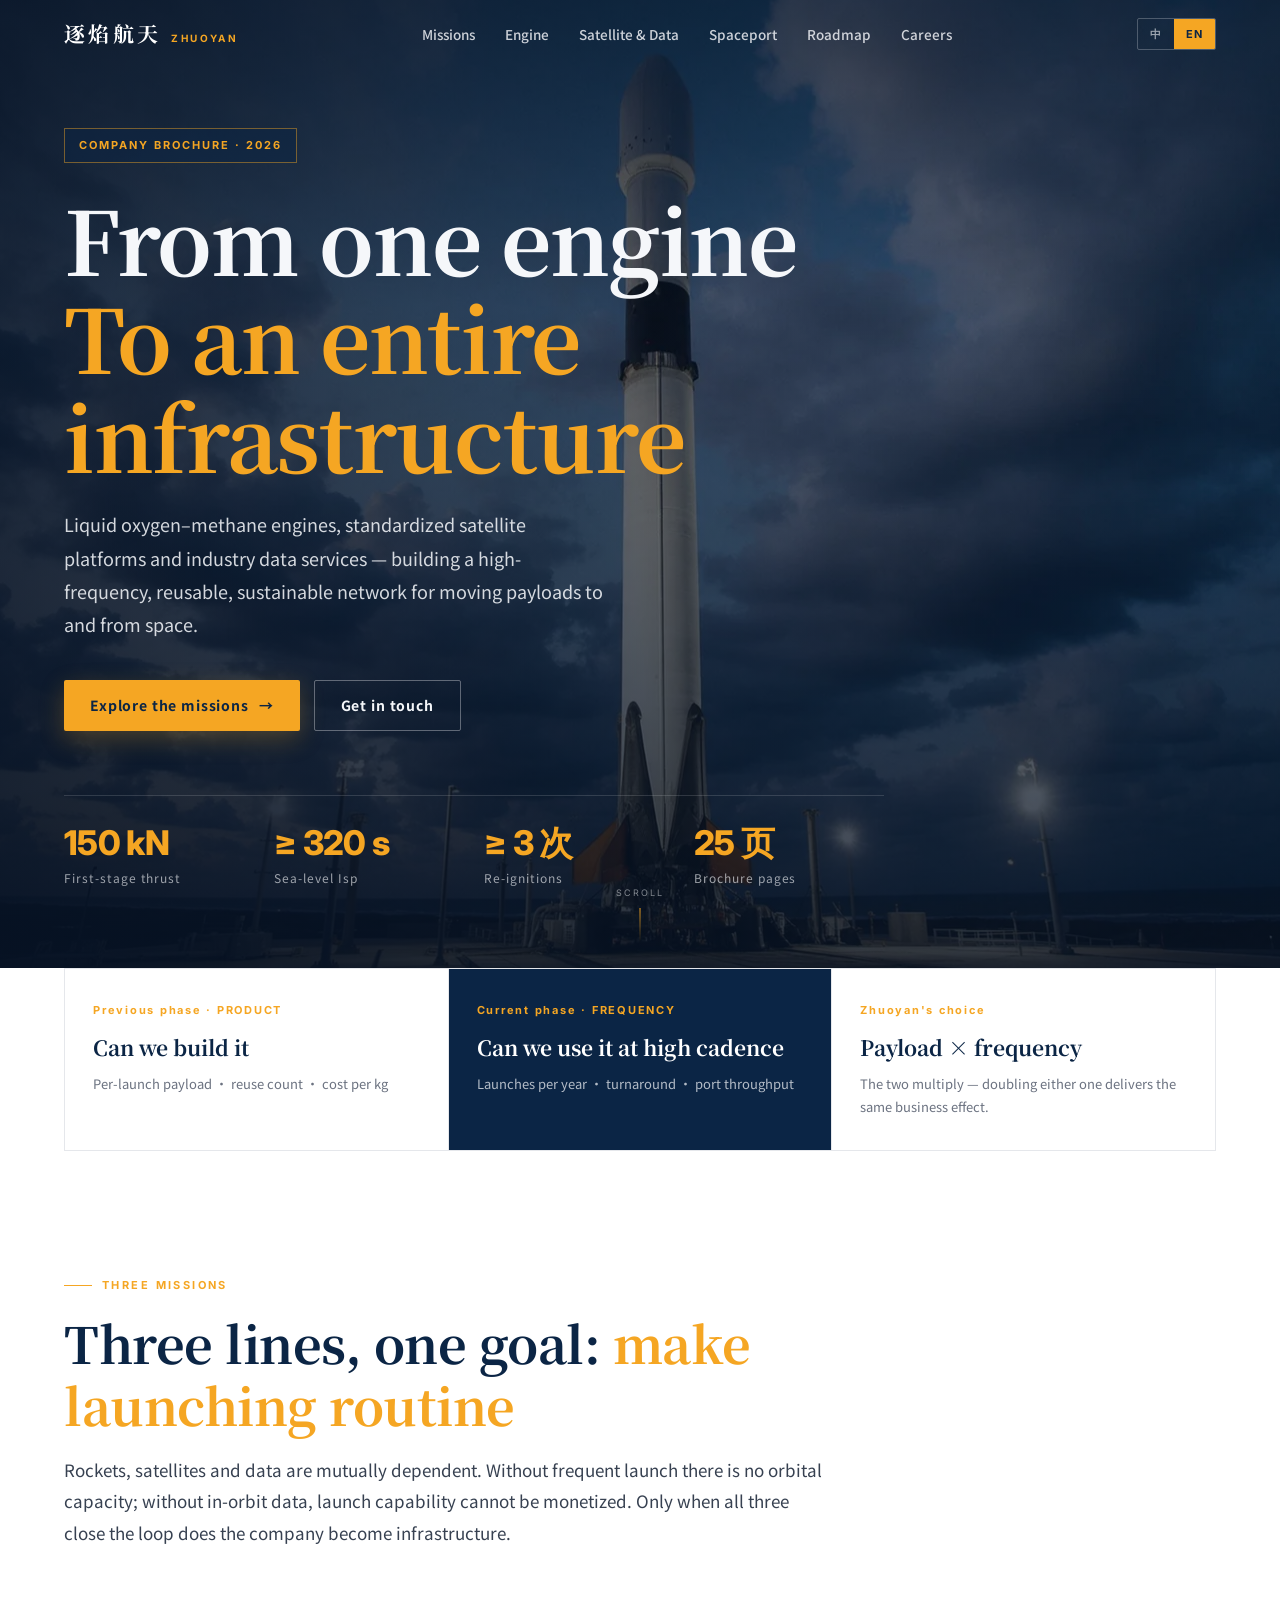
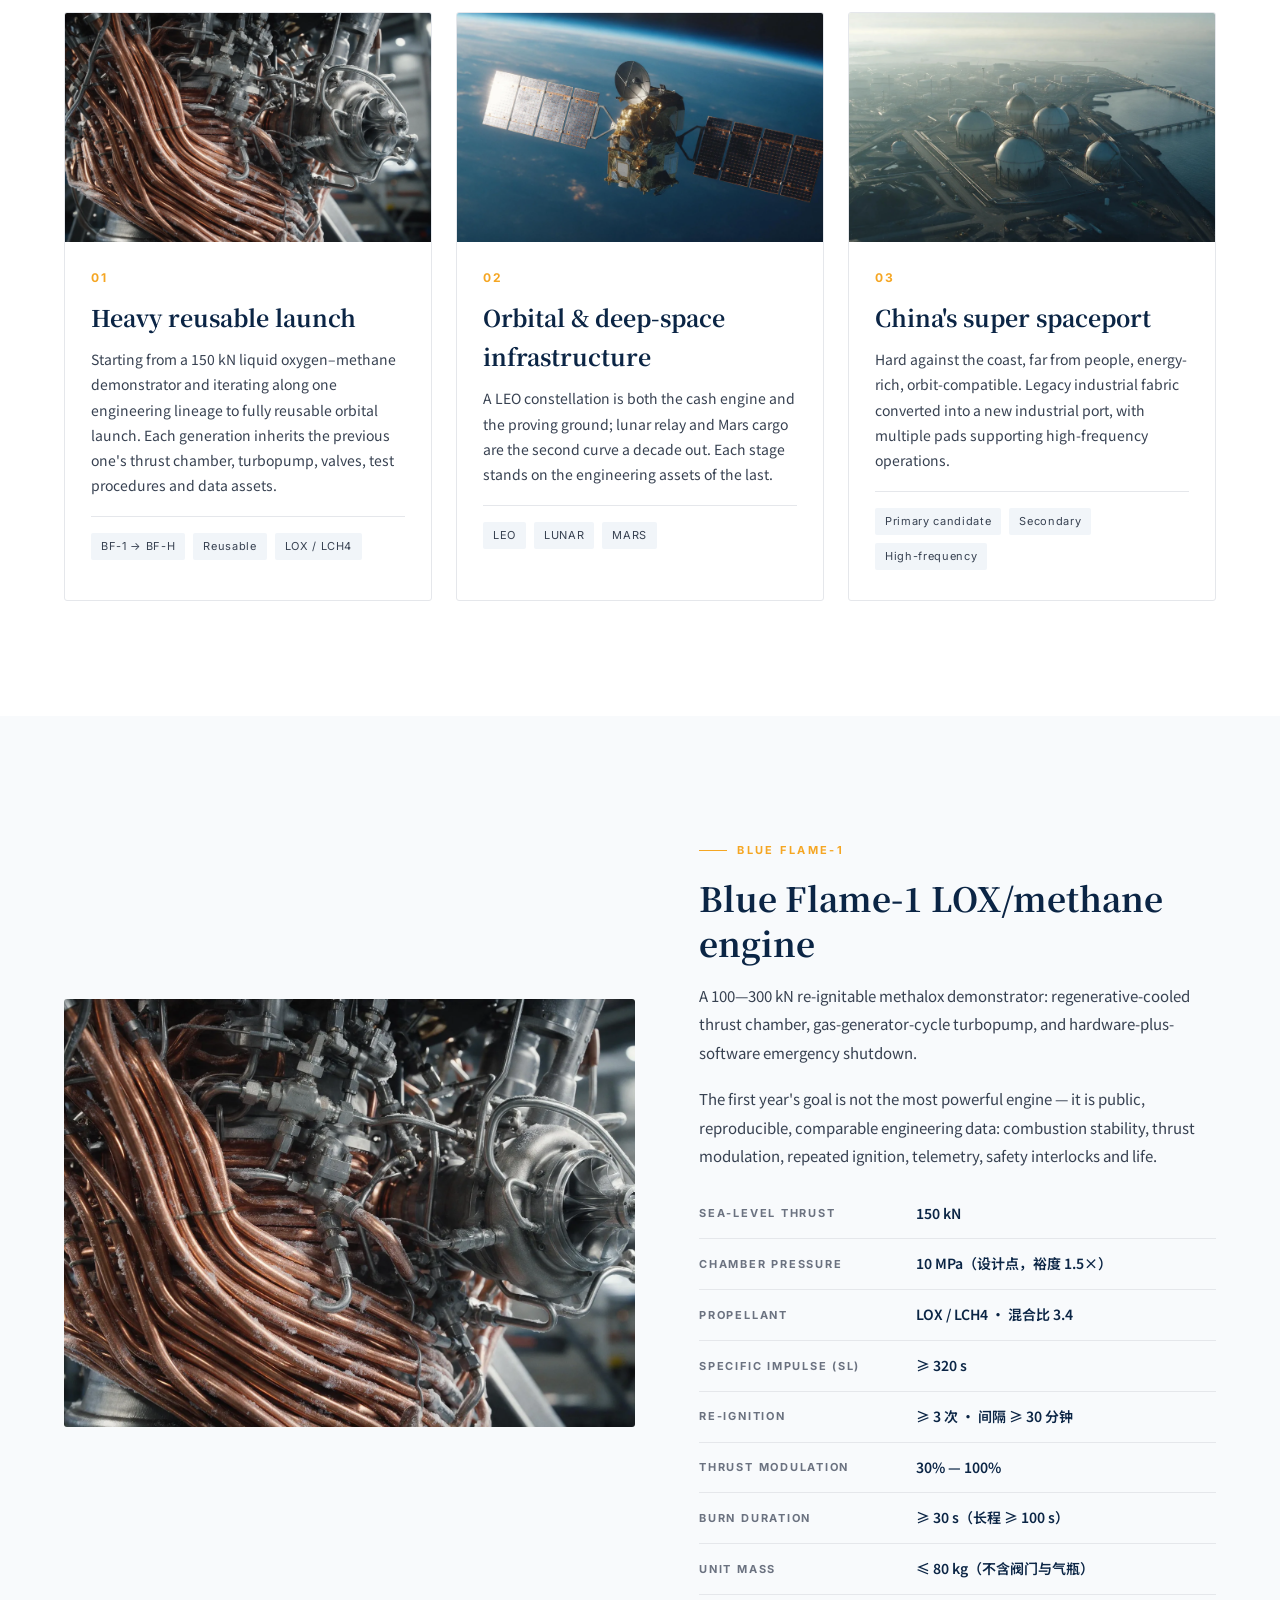
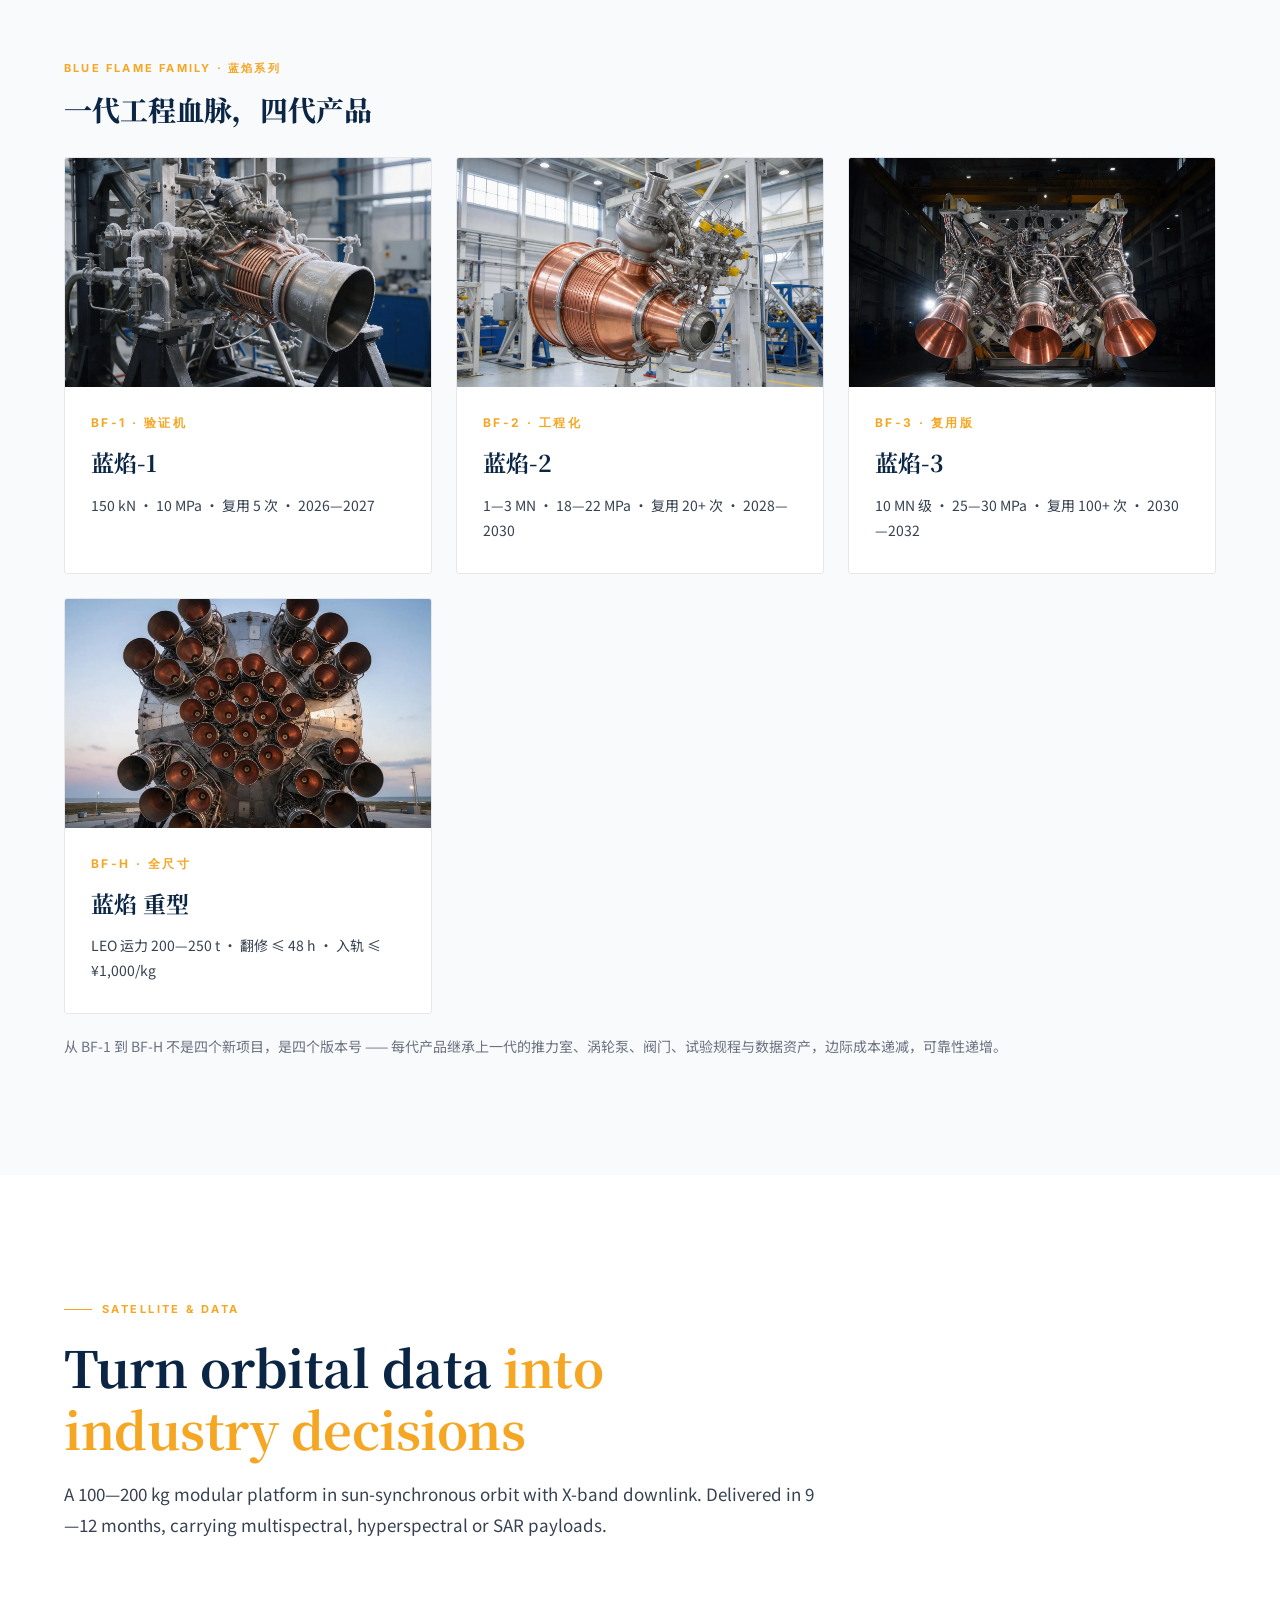
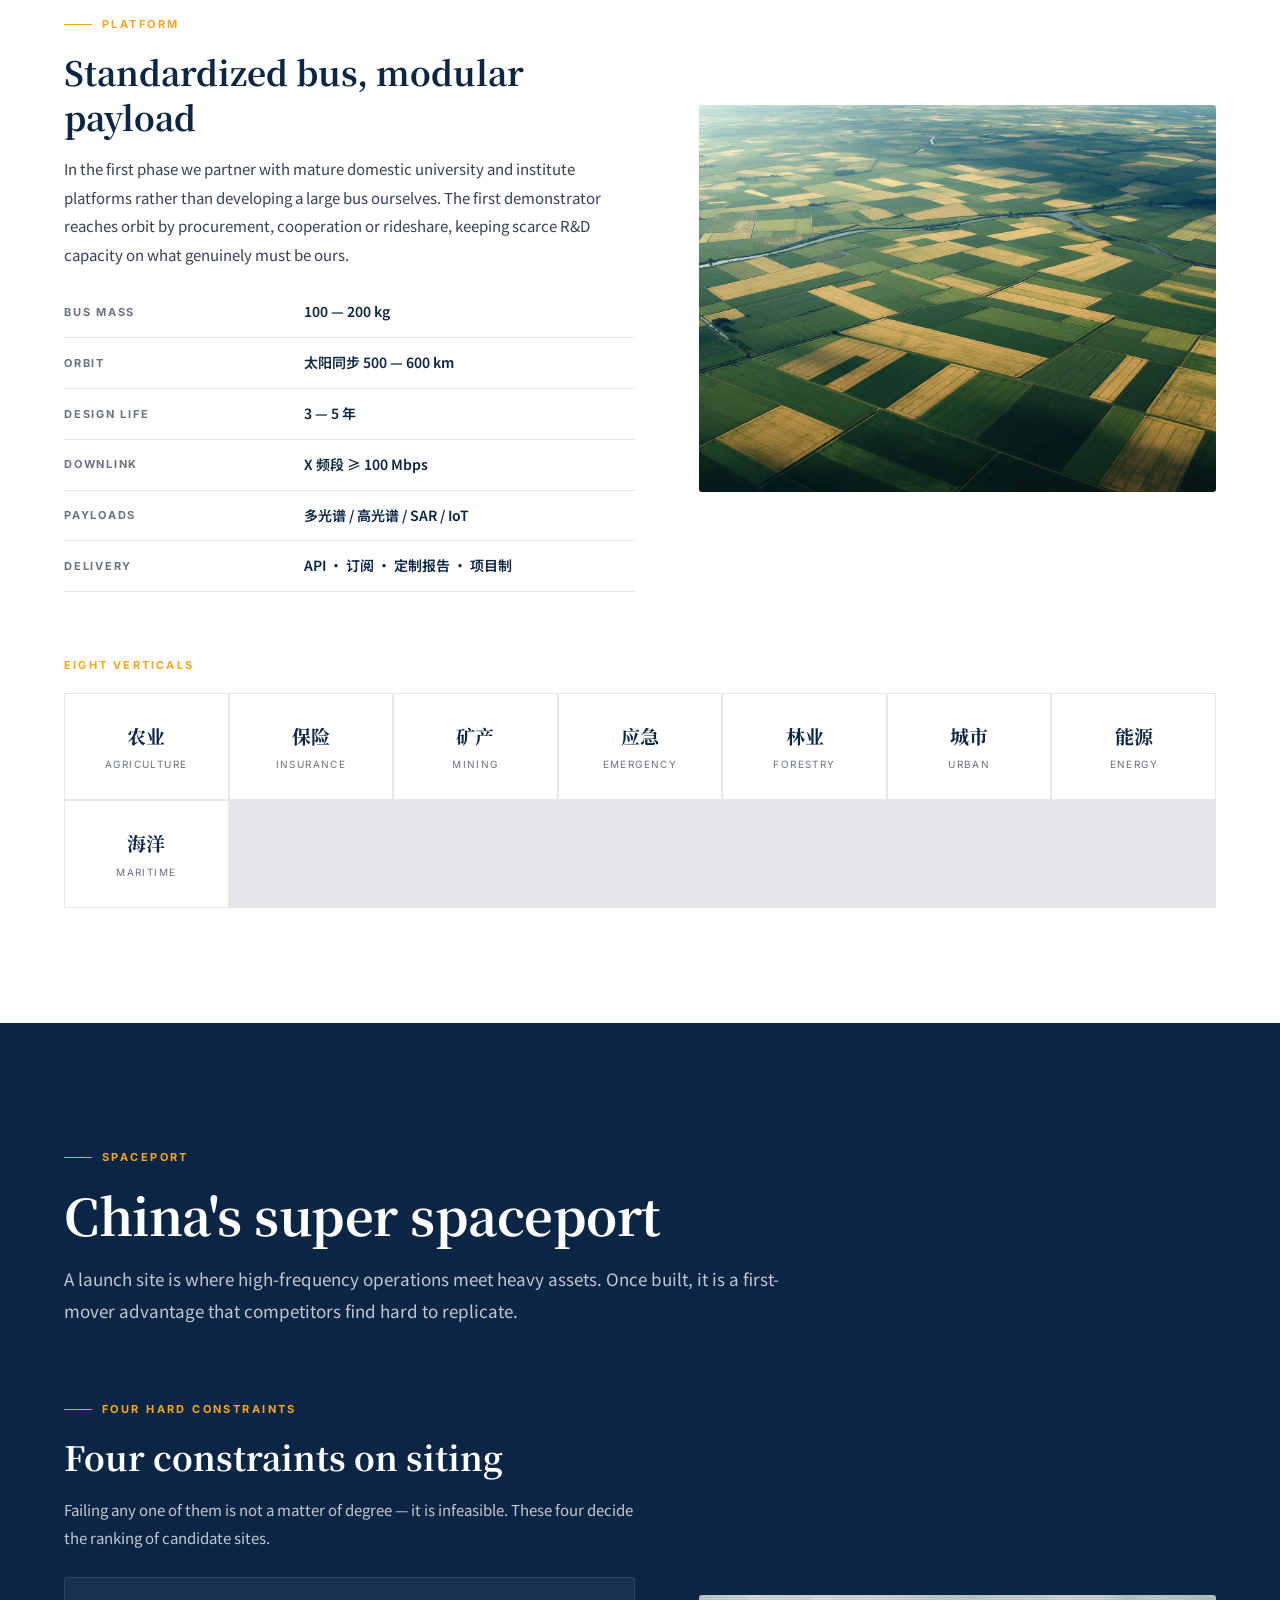
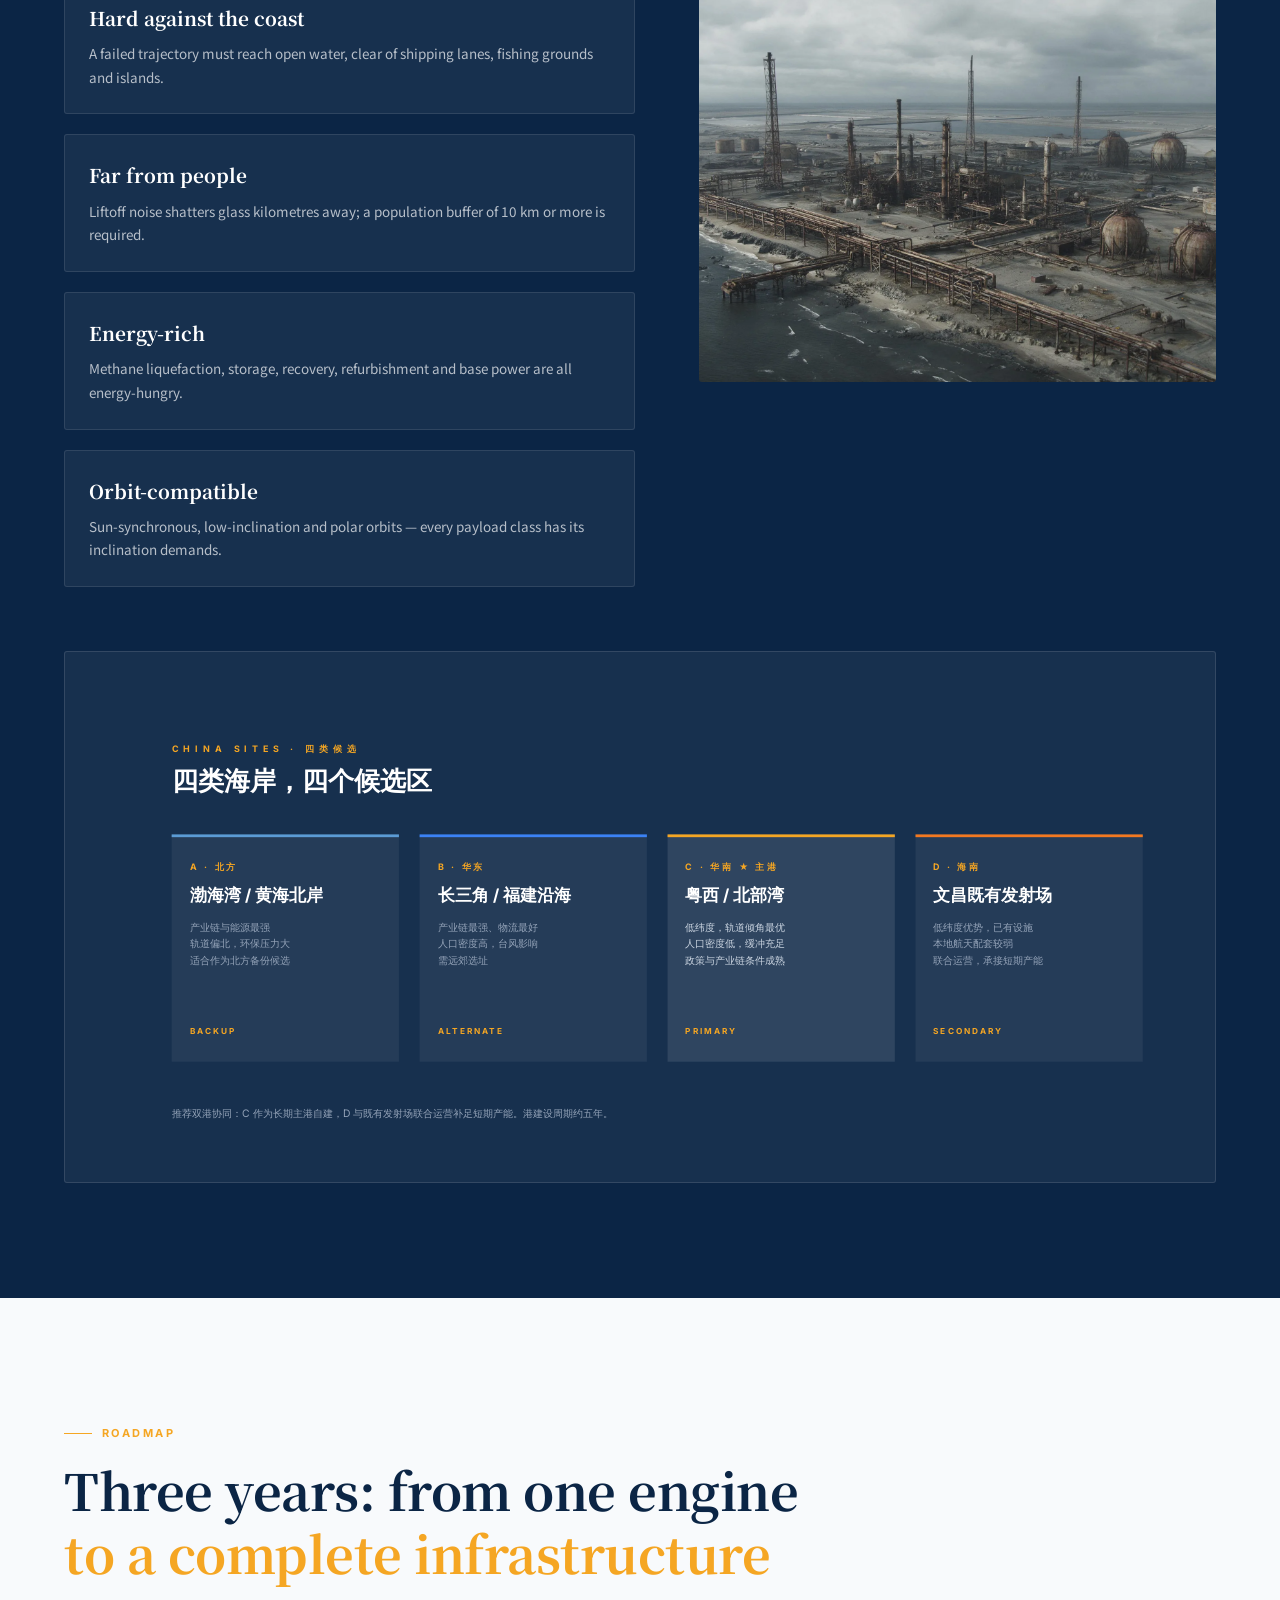
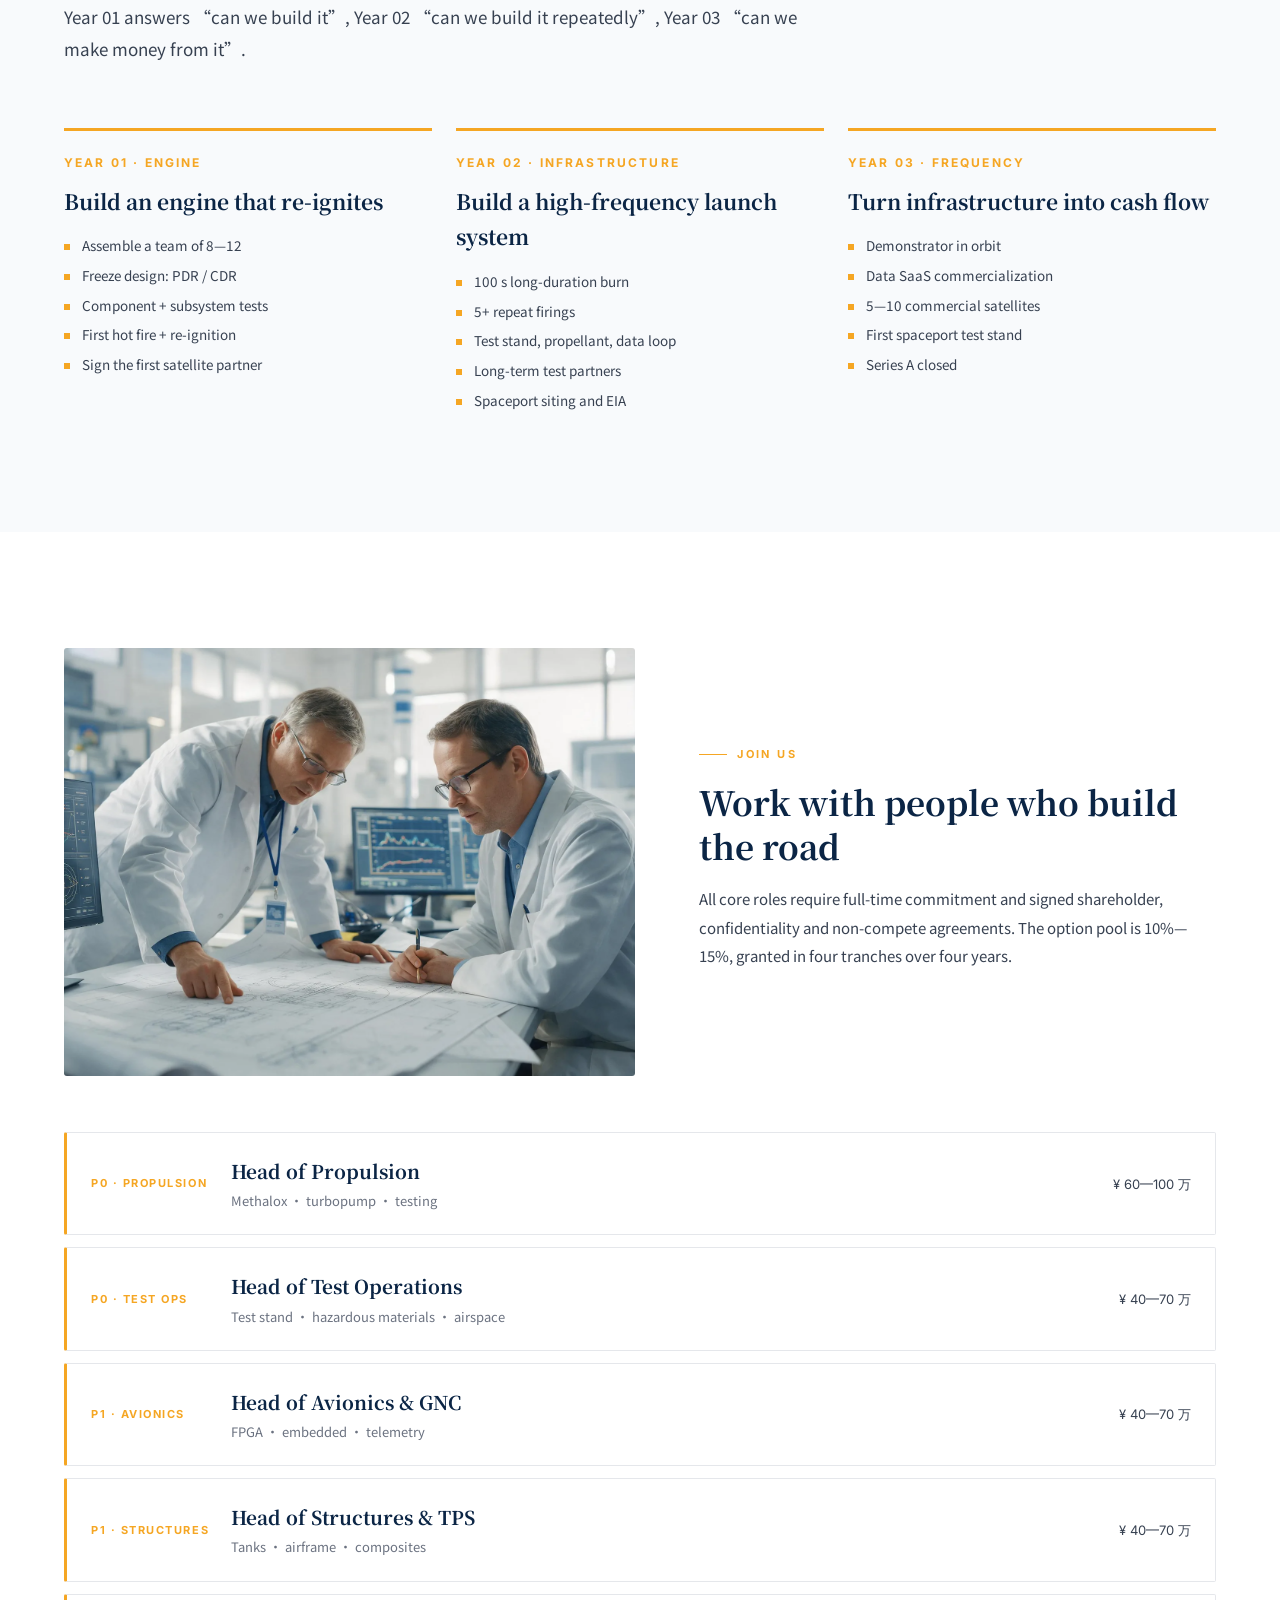
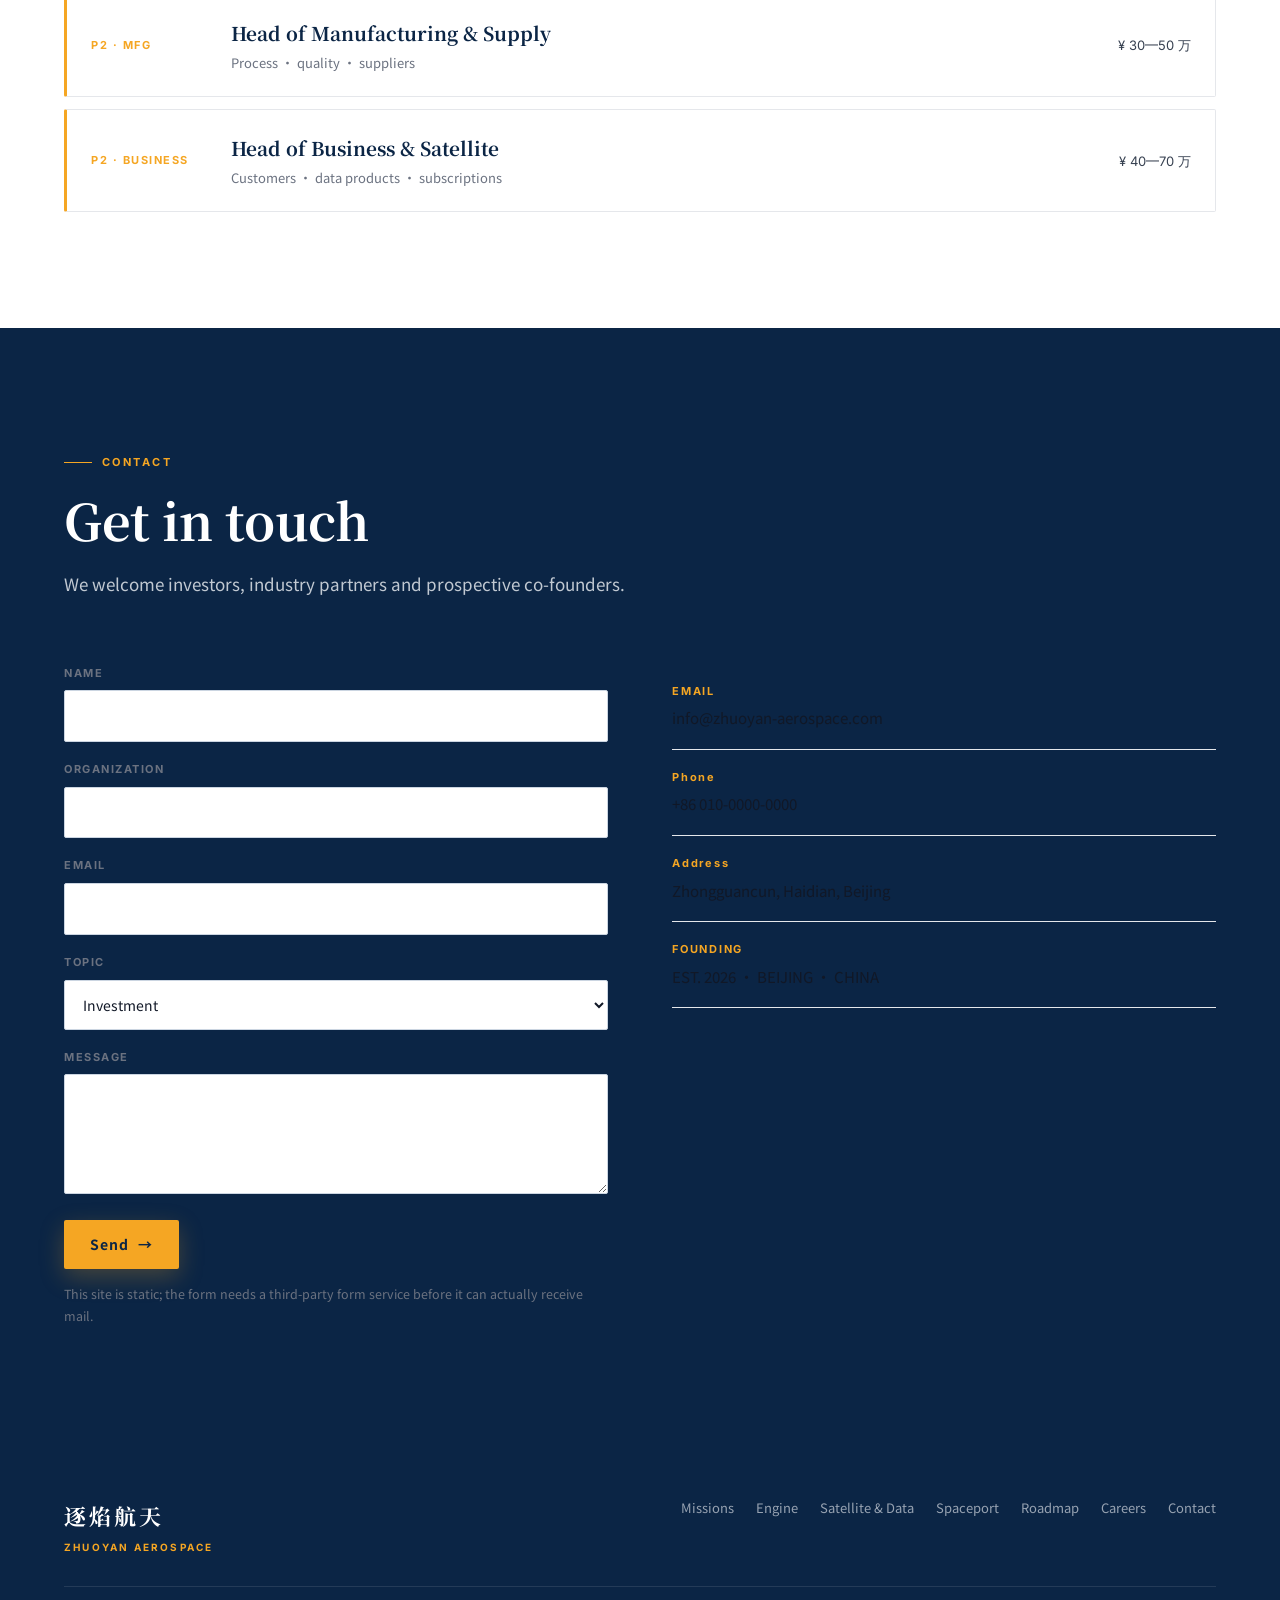
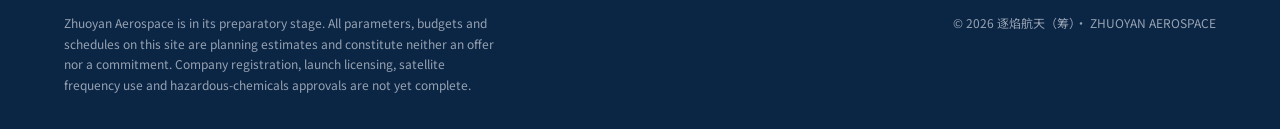
<file: index.html>
<!doctype html>
<html lang="zh-CN">
<head>
<meta charset="utf-8"/>
<meta name="viewport" content="width=device-width, initial-scale=1"/>
<title>逐焰航天 · ZHUOYAN AEROSPACE</title>
<meta name="description" content="逐焰航天（筹）— 以液氧甲烷发动机、标准化卫星平台与行业数据服务，构建高频、可复用、可持续的天地运输网络。"/>
<meta name="keywords" content="商业航天,火箭发动机,液氧甲烷,可复用火箭,卫星平台,遥感数据,航天港"/>
<meta name="author" content="逐焰航天"/>
<meta name="theme-color" content="#0B2545"/>
<meta name="robots" content="index, follow"/>

<meta property="og:type" content="website"/>
<meta property="og:site_name" content="逐焰航天 ZHUOYAN AEROSPACE"/>
<meta property="og:title" content="逐焰航天 · 从一台发动机，到一整套基础设施"/>
<meta property="og:description" content="以液氧甲烷发动机、标准化卫星平台与行业数据服务，构建高频、可复用、可持续的天地运输网络。"/>
<meta property="og:image" content="assets/cover.webp"/>
<meta property="og:locale" content="zh_CN"/>
<meta property="og:locale:alternate" content="en_US"/>

<meta name="twitter:card" content="summary_large_image"/>
<meta name="twitter:title" content="逐焰航天 · ZHUOYAN AEROSPACE"/>
<meta name="twitter:description" content="从一台发动机，到一整套基础设施。"/>
<meta name="twitter:image" content="assets/cover.webp"/>

<link rel="preconnect" href="https://fonts.googleapis.com"/>
<link rel="preconnect" href="https://fonts.gstatic.com" crossorigin/>
<link href="https://fonts.googleapis.com/css2?family=Inter:wght@400;500;700;800&family=Noto+Sans+SC:wght@400;500;700&family=Noto+Serif+SC:wght@500;700&display=swap" rel="stylesheet"/>
<link rel="stylesheet" href="css/styles.css"/>
<link rel="icon" href="data:image/svg+xml,%3Csvg xmlns='http://www.w3.org/2000/svg' viewBox='0 0 32 32'%3E%3Crect width='32' height='32' fill='%230B2545'/%3E%3Cpath d='M16 5l5 9v13H11V14z' fill='%23F5A623'/%3E%3C/svg%3E"/>
</head>
<body>

<!-- ============ NAV ============ -->
<header class="nav" id="nav">
  <div class="nav__inner">
    <a class="nav__brand" href="#top">
      <span class="nav__brand-cn">逐焰航天</span>
      <span class="nav__brand-en">ZHUOYAN</span>
    </a>

    <nav class="nav__links" id="navLinks">
      <a class="nav__link" href="#missions" data-i18n-en="nav.missions">三大使命</a>
      <a class="nav__link" href="#engine" data-i18n-en="nav.engine">发动机</a>
      <a class="nav__link" href="#data" data-i18n-en="nav.data">卫星与数据</a>
      <a class="nav__link" href="#port" data-i18n-en="nav.port">航天港</a>
      <a class="nav__link" href="#roadmap" data-i18n-en="nav.roadmap">路线图</a>
      <a class="nav__link" href="#careers" data-i18n-en="nav.careers">招贤</a>
    </nav>

    <div class="nav__actions">
      <div class="lang-switch" role="group" aria-label="Language">
        <button class="lang-switch__btn is-active" data-lang="zh" aria-label="中文">中</button>
        <button class="lang-switch__btn" data-lang="en" aria-label="English">EN</button>
      </div>
      <button class="nav__toggle" id="navToggle" aria-label="菜单" aria-expanded="false">
        <span></span><span></span><span></span>
      </button>
    </div>
  </div>
</header>

<main id="top">

<!-- ============ HERO ============ -->
<section class="hero">
  <div class="hero__bg" id="heroBg"></div>

  <div class="hero__inner">
    <span class="hero__tag" data-i18n-en="hero.tag">COMPANY BROCHURE · 2026</span>

    <h1 class="hero__title">
      <span data-i18n-en="hero.title1">从一台发动机</span>
      <em data-i18n-en="hero.title2">到一整套基础设施</em>
    </h1>

    <p class="hero__lead" data-i18n-en="hero.lead">
      以液氧甲烷发动机、标准化卫星平台与行业数据服务，构建高频、可复用、可持续的天地运输网络。
    </p>

    <div class="hero__cta">
      <a class="btn btn--primary" href="#missions">
        <span data-i18n-en="hero.cta1">了解三大使命</span>
        <span class="btn__arrow">→</span>
      </a>
      <a class="btn btn--ghost" href="#contact">
        <span data-i18n-en="hero.cta2">联系我们</span>
      </a>
    </div>

    <div class="hero__stats">
      <div class="hero__stat">
        <div class="hero__stat-num">150 kN</div>
        <div class="hero__stat-lbl" data-i18n-en="hero.s1">首版发动机推力</div>
      </div>
      <div class="hero__stat">
        <div class="hero__stat-num">≥ 320 s</div>
        <div class="hero__stat-lbl" data-i18n-en="hero.s2">海平面比冲</div>
      </div>
      <div class="hero__stat">
        <div class="hero__stat-num">≥ 3 次</div>
        <div class="hero__stat-lbl" data-i18n-en="hero.s3">重复点火</div>
      </div>
      <div class="hero__stat">
        <div class="hero__stat-num">25 页</div>
        <div class="hero__stat-lbl" data-i18n-en="hero.s4">公司宣传册</div>
      </div>
    </div>
  </div>

  <div class="hero__scroll">SCROLL</div>
</section>

<!-- ============ POSITIONING STRIP ============ -->
<section class="section" style="padding:0;">
  <div class="container">
    <div class="pos-strip reveal" style="display:grid;grid-template-columns:repeat(3,1fr);gap:1px;background:var(--line);border:1px solid var(--line);">
      <div style="background:var(--paper);padding:32px 28px;">
        <div style="font-family:var(--font-mono);font-size:11px;letter-spacing:.16em;color:var(--accent);font-weight:700;margin-bottom:10px;" data-i18n-en="pos.1t">上一阶段 · PRODUCT</div>
        <div style="font-family:var(--font-serif);font-size:21px;font-weight:700;color:var(--primary);margin-bottom:8px;" data-i18n-en="pos.1h">能不能造出来</div>
        <div style="font-size:13px;color:var(--muted);line-height:1.7;" data-i18n-en="pos.1d">单次运力 · 复用次数 · 入轨成本</div>
      </div>
      <div style="background:var(--primary);padding:32px 28px;">
        <div style="font-family:var(--font-mono);font-size:11px;letter-spacing:.16em;color:var(--accent);font-weight:700;margin-bottom:10px;" data-i18n-en="pos.2t">当前阶段 · FREQUENCY</div>
        <div style="font-family:var(--font-serif);font-size:21px;font-weight:700;color:#fff;margin-bottom:8px;" data-i18n-en="pos.2h">能不能高频地用起来</div>
        <div style="font-size:13px;color:rgba(245,247,250,.72);line-height:1.7;" data-i18n-en="pos.2d">年发射次数 · 周转周期 · 港口吞吐</div>
      </div>
      <div style="background:var(--paper);padding:32px 28px;">
        <div style="font-family:var(--font-mono);font-size:11px;letter-spacing:.16em;color:var(--accent);font-weight:700;margin-bottom:10px;" data-i18n-en="pos.3t">逐焰的选择</div>
        <div style="font-family:var(--font-serif);font-size:21px;font-weight:700;color:var(--primary);margin-bottom:8px;" data-i18n-en="pos.3h">运力 × 频次</div>
        <div style="font-size:13px;color:var(--muted);line-height:1.7;" data-i18n-en="pos.3d">两者是乘数关系，任何一项单独翻倍，商业效果相同</div>
      </div>
    </div>
  </div>
</section>

<!-- ============ MISSIONS ============ -->
<section class="section" id="missions">
  <div class="container">
    <div class="section-head reveal">
      <span class="section-head__eyebrow" data-i18n-en="m.eyebrow">THREE MISSIONS</span>
      <h2 class="section-head__title" data-i18n-en="m.title">
        三条线，一个目标：<em>把发射变成日常</em>
      </h2>
      <p class="section-head__lead" data-i18n-en="m.lead">
        火箭、卫星、数据互为条件。没有高频发射，卫星运力无从谈起；没有在轨数据，发射能力无法变现；三者闭合，公司才成为基础设施。
      </p>
    </div>

    <div class="mission-grid">
      <article class="mission-card reveal">
        <img class="mission-card__img" src="assets/engine.webp" alt="火箭发动机试车台" loading="lazy"/>
        <div class="mission-card__body">
          <div class="mission-card__num">01</div>
          <h3 class="mission-card__title" data-i18n-en="m.c1t">重型可复用运载</h3>
          <p class="mission-card__desc" data-i18n-en="m.c1d">
            从 150 kN 液氧甲烷验证机起步，沿同一工程血脉迭代到全尺寸可复用入轨火箭。每代继承上一代的推力室、涡轮泵、阀门、试验规程与数据资产。
          </p>
          <div class="mission-card__meta">
            <span class="chip">BF-1 → BF-H</span>
            <span class="chip" data-i18n-en="m.c1m1">可复用</span>
            <span class="chip" data-i18n-en="m.c1m2">液氧甲烷</span>
          </div>
        </div>
      </article>

      <article class="mission-card reveal">
        <img class="mission-card__img" src="assets/satellite.webp" alt="在轨地球观测卫星" loading="lazy"/>
        <div class="mission-card__body">
          <div class="mission-card__num">02</div>
          <h3 class="mission-card__title" data-i18n-en="m.c2t">轨道与深空基础设施</h3>
          <p class="mission-card__desc" data-i18n-en="m.c2d">
            低轨星座是现金牛与能力验证场，月面中转与火面货运是十年后的第二曲线。三段式路径，每一站都建立在前一站的工程资产之上。
          </p>
          <div class="mission-card__meta">
            <span class="chip">LEO</span>
            <span class="chip">LUNAR</span>
            <span class="chip">MARS</span>
          </div>
        </div>
      </article>

      <article class="mission-card reveal">
        <img class="mission-card__img" src="assets/m3cover.webp" alt="海岸航天港工业区" loading="lazy"/>
        <div class="mission-card__body">
          <div class="mission-card__num">03</div>
          <h3 class="mission-card__title" data-i18n-en="m.c3t">中国超级航天港</h3>
          <p class="mission-card__desc" data-i18n-en="m.c3d">
            紧贴海岸、远离居民、能源充沛、轨道适配。旧工业骨架改造成新工业港口，多发射台支撑高频运营。
          </p>
          <div class="mission-card__meta">
            <span class="chip" data-i18n-en="m.c3m1">主港候选</span>
            <span class="chip" data-i18n-en="m.c3m2">次港</span>
            <span class="chip" data-i18n-en="m.c3m3">高频发射</span>
          </div>
        </div>
      </article>
    </div>
  </div>
</section>

<!-- ============ ENGINE ============ -->
<section class="section section--tint" id="engine">
  <div class="container">
    <div class="split">
      <div class="split__media reveal">
        <img src="assets/engine.webp" alt="火箭发动机再生冷却管路" loading="lazy"/>
      </div>

      <div class="split__body reveal">
        <span class="section-head__eyebrow" data-i18n-en="e.eyebrow">BLUE FLAME-1</span>
        <h3 data-i18n-en="e.title">蓝焰-1 液氧甲烷发动机</h3>
        <p data-i18n-en="e.p1">
          100—300 kN 级可重复点火液氧甲烷验证机。再生冷却推力室、燃气发生器循环涡轮泵、硬件与软件双重紧急关机。
        </p>
        <p data-i18n-en="e.p2">
          第一年目标不是造出最强火箭，而是拿到公开、可复现、可对比的工程数据：燃烧稳定、推力调节、连续点火、遥测、安全联锁与寿命。
        </p>

        <table class="spec-table">
          <tbody>
            <tr><th data-i18n-en="e.k1">海平面推力</th><td>150 kN</td></tr>
            <tr><th data-i18n-en="e.k2">燃烧室压力</th><td>10 MPa（设计点，裕度 1.5×）</td></tr>
            <tr><th data-i18n-en="e.k3">推进剂</th><td>LOX / LCH4 · 混合比 3.4</td></tr>
            <tr><th data-i18n-en="e.k4">比冲（海平面）</th><td>≥ 320 s</td></tr>
            <tr><th data-i18n-en="e.k5">重复点火</th><td>≥ 3 次 · 间隔 ≥ 30 分钟</td></tr>
            <tr><th data-i18n-en="e.k6">推力调节</th><td>30% — 100%</td></tr>
            <tr><th data-i18n-en="e.k7">单次燃烧</th><td>≥ 30 s（长程 ≥ 100 s）</td></tr>
            <tr><th data-i18n-en="e.k8">整机重量</th><td>≤ 80 kg（不含阀门与气瓶）</td></tr>
          </tbody>
        </table>
      </div>
    </div>

    <div class="chart-box reveal" style="margin-top:clamp(32px,5vw,64px);background:transparent;border:none;padding:0;">
      <p style="font-family:var(--font-mono);font-size:11px;letter-spacing:.2em;color:var(--accent);font-weight:700;margin-bottom:8px;">BLUE FLAME FAMILY · 蓝焰系列</p>
      <h3 style="font-family:var(--font-serif);font-size:28px;font-weight:800;color:var(--primary);margin-bottom:24px;">一代工程血脉，四代产品</h3>

      <div class="mission-grid">
        <article class="mission-card">
          <img class="mission-card__img" src="assets/bf1.webp" alt="蓝焰-1 验证机" loading="lazy"/>
          <div class="mission-card__body">
            <div class="mission-card__num">BF-1 · 验证机</div>
            <h4 class="mission-card__title">蓝焰-1</h4>
            <p class="mission-card__desc">150 kN · 10 MPa · 复用 5 次 · 2026—2027</p>
          </div>
        </article>

        <article class="mission-card">
          <img class="mission-card__img" src="assets/bf2.webp" alt="蓝焰-2 工程化" loading="lazy"/>
          <div class="mission-card__body">
            <div class="mission-card__num">BF-2 · 工程化</div>
            <h4 class="mission-card__title">蓝焰-2</h4>
            <p class="mission-card__desc">1—3 MN · 18—22 MPa · 复用 20+ 次 · 2028—2030</p>
          </div>
        </article>

        <article class="mission-card">
          <img class="mission-card__img" src="assets/bf3.webp" alt="蓝焰-3 复用版" loading="lazy"/>
          <div class="mission-card__body">
            <div class="mission-card__num">BF-3 · 复用版</div>
            <h4 class="mission-card__title">蓝焰-3</h4>
            <p class="mission-card__desc">10 MN 级 · 25—30 MPa · 复用 100+ 次 · 2030—2032</p>
          </div>
        </article>

        <article class="mission-card">
          <img class="mission-card__img" src="assets/bfh.webp" alt="蓝焰重型 全尺寸" loading="lazy"/>
          <div class="mission-card__body">
            <div class="mission-card__num">BF-H · 全尺寸</div>
            <h4 class="mission-card__title">蓝焰 重型</h4>
            <p class="mission-card__desc">LEO 运力 200—250 t · 翻修 ≤ 48 h · 入轨 ≤ ¥1,000/kg</p>
          </div>
        </article>
      </div>

      <p style="font-size:14px;color:var(--muted);margin-top:20px;line-height:1.8;">
        从 BF-1 到 BF-H 不是四个新项目，是四个版本号 —— 每代产品继承上一代的推力室、涡轮泵、阀门、试验规程与数据资产，边际成本递减，可靠性递增。
      </p>
    </div>
  </div>
</section>

<!-- ============ SATELLITE & DATA ============ -->
<section class="section" id="data">
  <div class="container">
    <div class="section-head reveal">
      <span class="section-head__eyebrow" data-i18n-en="d.eyebrow">SATELLITE & DATA</span>
      <h2 class="section-head__title" data-i18n-en="d.title">
        把太空数据，<em>变成行业决策</em>
      </h2>
      <p class="section-head__lead" data-i18n-en="d.lead">
        100—200 kg 级模块化平台，太阳同步轨道，X 频段下行。9—12 个月交付，可搭载多光谱、高光谱或 SAR 载荷。
      </p>
    </div>

    <div class="split">
      <div class="split__body reveal">
        <span class="section-head__eyebrow" data-i18n-en="d.e2">PLATFORM</span>
        <h3 data-i18n-en="d.t2">标准化平台 + 模块化载荷</h3>
        <p data-i18n-en="d.p2">
          首期与国内高校、院所的成熟平台合作，不自研大平台。首颗验证星可通过采购、合作或拼车发射获得在轨能力，把研发资源留给真正需要自研的部分。
        </p>

        <table class="spec-table">
          <tbody>
            <tr><th data-i18n-en="d.k1">平台质量</th><td>100 — 200 kg</td></tr>
            <tr><th data-i18n-en="d.k2">轨道</th><td>太阳同步 500 — 600 km</td></tr>
            <tr><th data-i18n-en="d.k3">设计寿命</th><td>3 — 5 年</td></tr>
            <tr><th data-i18n-en="d.k4">数据下行</th><td>X 频段 ≥ 100 Mbps</td></tr>
            <tr><th data-i18n-en="d.k5">载荷</th><td>多光谱 / 高光谱 / SAR / IoT</td></tr>
            <tr><th data-i18n-en="d.k6">交付方式</th><td>API · 订阅 · 定制报告 · 项目制</td></tr>
          </tbody>
        </table>
      </div>

      <div class="split__media reveal">
        <img src="assets/data.webp" alt="卫星俯瞰的农田拼图" loading="lazy"/>
      </div>
    </div>

    <div style="margin-top:clamp(36px,5vw,64px);">
      <p style="font-family:var(--font-mono);font-size:11px;letter-spacing:.2em;color:var(--accent);font-weight:700;margin-bottom:18px;" data-i18n-en="d.e3">EIGHT VERTICALS · 八大行业</p>
      <div class="industry-grid reveal">
        <div class="industry-item"><div class="industry-item__cn">农业</div><div class="industry-item__en">Agriculture</div></div>
        <div class="industry-item"><div class="industry-item__cn">保险</div><div class="industry-item__en">Insurance</div></div>
        <div class="industry-item"><div class="industry-item__cn">矿产</div><div class="industry-item__en">Mining</div></div>
        <div class="industry-item"><div class="industry-item__cn">应急</div><div class="industry-item__en">Emergency</div></div>
        <div class="industry-item"><div class="industry-item__cn">林业</div><div class="industry-item__en">Forestry</div></div>
        <div class="industry-item"><div class="industry-item__cn">城市</div><div class="industry-item__en">Urban</div></div>
        <div class="industry-item"><div class="industry-item__cn">能源</div><div class="industry-item__en">Energy</div></div>
        <div class="industry-item"><div class="industry-item__cn">海洋</div><div class="industry-item__en">Maritime</div></div>
      </div>
    </div>
  </div>
</section>

<!-- ============ SPACEPORT ============ -->
<section class="section section--dark" id="port">
  <div class="container">
    <div class="section-head reveal">
      <span class="section-head__eyebrow" data-i18n-en="p.eyebrow">SPACEPORT</span>
      <h2 class="section-head__title" data-i18n-en="p.title">中国超级航天港</h2>
      <p class="section-head__lead" data-i18n-en="p.lead">
        发射场是高频运营与重资产结合的护城河。一旦建成，是后来者难以复制的先发优势。
      </p>
    </div>

    <div class="split" style="margin-bottom:clamp(36px,5vw,64px);">
      <div class="split__body reveal">
        <span class="section-head__eyebrow" data-i18n-en="p.e2">FOUR HARD CONSTRAINTS</span>
        <h3 data-i18n-en="p.t2">选址的四项硬约束</h3>
        <p data-i18n-en="p.p2">
          任何一项不满足，都不是“差一点”，而是不可行。这四条决定了候选地的排序。
        </p>

        <div class="fig-grid" style="margin-top:24px;">
          <div class="fig">
            <div class="fig__title" data-i18n-en="p.f1t">紧贴海岸</div>
            <div class="fig__desc" data-i18n-en="p.f1d">故障弹道必须能进入无人海域，远离航线、渔场与岛屿。</div>
          </div>
          <div class="fig">
            <div class="fig__title" data-i18n-en="p.f2t">远离居民</div>
            <div class="fig__desc" data-i18n-en="p.f2d">起飞噪音能震碎几公里外的玻璃，需 ≥ 10 km 人口缓冲。</div>
          </div>
          <div class="fig">
            <div class="fig__title" data-i18n-en="p.f3t">能源充沛</div>
            <div class="fig__desc" data-i18n-en="p.f3d">甲烷燃料、液化、储存、回收、翻修与基地供电都是耗电大户。</div>
          </div>
          <div class="fig">
            <div class="fig__title" data-i18n-en="p.f4t">轨道适配</div>
            <div class="fig__desc" data-i18n-en="p.f4d">太阳同步、低倾角与极地轨道，每一类载荷都挑剔轨道倾角。</div>
          </div>
        </div>
      </div>

      <div class="split__media reveal">
        <img src="assets/legacy.webp" alt="废弃的海岸油气工业区" loading="lazy"/>
      </div>
    </div>

    <div class="chart-box reveal" style="background:rgba(255,255,255,0.05);border-color:rgba(255,255,255,0.12);">
      <svg viewBox="0 0 1600 700" preserveAspectRatio="xMidYMid meet" role="img" aria-label="中国航天港候选地">
        <g font-family="Inter, sans-serif">
          <text x="120" y="110" font-size="13" letter-spacing="7" fill="#F5A623" font-weight="700">CHINA SITES · 四类候选</text>
          <text x="120" y="165" font-size="38" fill="#FFFFFF" font-weight="800">四类海岸，四个候选区</text>

          <g transform="translate(120 230)">
            <rect x="0" y="0" width="330" height="330" fill="#FFFFFF" fill-opacity="0.06"/>
            <rect x="0" y="0" width="330" height="4" fill="#5B9BD5"/>
            <text x="26" y="52" font-size="13" letter-spacing="4" fill="#F5A623" font-weight="700">A · 北方</text>
            <text x="26" y="96" font-size="24" fill="#FFFFFF" font-weight="700">渤海湾 / 黄海北岸</text>
            <text x="26" y="140" font-size="14" fill="#94A3B8">产业链与能源最强</text>
            <text x="26" y="164" font-size="14" fill="#94A3B8">轨道偏北，环保压力大</text>
            <text x="26" y="188" font-size="14" fill="#94A3B8">适合作为北方备份候选</text>
            <text x="26" y="290" font-size="12" letter-spacing="3" fill="#F5A623" font-weight="700">BACKUP</text>
          </g>

          <g transform="translate(480 230)">
            <rect x="0" y="0" width="330" height="330" fill="#FFFFFF" fill-opacity="0.06"/>
            <rect x="0" y="0" width="330" height="4" fill="#3B82F6"/>
            <text x="26" y="52" font-size="13" letter-spacing="4" fill="#F5A623" font-weight="700">B · 华东</text>
            <text x="26" y="96" font-size="24" fill="#FFFFFF" font-weight="700">长三角 / 福建沿海</text>
            <text x="26" y="140" font-size="14" fill="#94A3B8">产业链最强、物流最好</text>
            <text x="26" y="164" font-size="14" fill="#94A3B8">人口密度高，台风影响</text>
            <text x="26" y="188" font-size="14" fill="#94A3B8">需远郊选址</text>
            <text x="26" y="290" font-size="12" letter-spacing="3" fill="#F5A623" font-weight="700">ALTERNATE</text>
          </g>

          <g transform="translate(840 230)">
            <rect x="0" y="0" width="330" height="330" fill="#FFFFFF" fill-opacity="0.1"/>
            <rect x="0" y="0" width="330" height="4" fill="#F5A623"/>
            <text x="26" y="52" font-size="13" letter-spacing="4" fill="#F5A623" font-weight="700">C · 华南 ★ 主港</text>
            <text x="26" y="96" font-size="24" fill="#FFFFFF" font-weight="700">粤西 / 北部湾</text>
            <text x="26" y="140" font-size="14" fill="#CBD5E1">低纬度，轨道倾角最优</text>
            <text x="26" y="164" font-size="14" fill="#CBD5E1">人口密度低，缓冲充足</text>
            <text x="26" y="188" font-size="14" fill="#CBD5E1">政策与产业链条件成熟</text>
            <text x="26" y="290" font-size="12" letter-spacing="3" fill="#F5A623" font-weight="700">PRIMARY</text>
          </g>

          <g transform="translate(1200 230)">
            <rect x="0" y="0" width="330" height="330" fill="#FFFFFF" fill-opacity="0.06"/>
            <rect x="0" y="0" width="330" height="4" fill="#F37820"/>
            <text x="26" y="52" font-size="13" letter-spacing="4" fill="#F5A623" font-weight="700">D · 海南</text>
            <text x="26" y="96" font-size="24" fill="#FFFFFF" font-weight="700">文昌既有发射场</text>
            <text x="26" y="140" font-size="14" fill="#94A3B8">低纬度优势，已有设施</text>
            <text x="26" y="164" font-size="14" fill="#94A3B8">本地航天配套较弱</text>
            <text x="26" y="188" font-size="14" fill="#94A3B8">联合运营，承接短期产能</text>
            <text x="26" y="290" font-size="12" letter-spacing="3" fill="#F5A623" font-weight="700">SECONDARY</text>
          </g>

          <text x="120" y="640" font-size="15" fill="#94A3B8">推荐双港协同：C 作为长期主港自建，D 与既有发射场联合运营补足短期产能。港建设周期约五年。</text>
        </g>
      </svg>
    </div>
  </div>
</section>

<!-- ============ ROADMAP ============ -->
<section class="section section--tint" id="roadmap">
  <div class="container">
    <div class="section-head reveal">
      <span class="section-head__eyebrow" data-i18n-en="r.eyebrow">ROADMAP</span>
      <h2 class="section-head__title" data-i18n-en="r.title">
        三年，从一台发动机<br/><em>到一整套基础设施</em>
      </h2>
      <p class="section-head__lead" data-i18n-en="r.lead">
        Year 01 解决“能不能造”，Year 02 解决“能不能持续造”，Year 03 解决“造出来能不能赚钱”。
      </p>
    </div>

    <div class="years">
      <div class="year reveal">
        <div class="year__label">YEAR 01 · ENGINE</div>
        <div class="year__title" data-i18n-en="r.y1t">造出一台能多次点火的发动机</div>
        <ul>
          <li data-i18n-en="r.y1a">团队组建 8—12 人</li>
          <li data-i18n-en="r.y1b">设计冻结 PDR / CDR</li>
          <li data-i18n-en="r.y1c">单组件 + 子系统试验</li>
          <li data-i18n-en="r.y1d">首次热试车 + 重复点火</li>
          <li data-i18n-en="r.y1e">首颗卫星合作签约</li>
        </ul>
      </div>

      <div class="year reveal">
        <div class="year__label">YEAR 02 · INFRASTRUCTURE</div>
        <div class="year__title" data-i18n-en="r.y2t">建出高频发射的工程体系</div>
        <ul>
          <li data-i18n-en="r.y2a">长程试验 100 s</li>
          <li data-i18n-en="r.y2b">多次复推 ≥ 5 次</li>
          <li data-i18n-en="r.y2c">分段接口 · 贮箱免检工艺预留</li>
          <li data-i18n-en="r.y2d">快速翻修产线验证</li>
          <li data-i18n-en="r.y2e">航天港选址与环评启动</li>
        </ul>
      </div>

      <div class="year reveal">
        <div class="year__label">YEAR 03 · FREQUENCY</div>
        <div class="year__title" data-i18n-en="r.y3t">把基础设施变成现金流</div>
        <ul>
          <li data-i18n-en="r.y3a">验证星在轨演示</li>
          <li data-i18n-en="r.y3b">数据 SaaS 商业化</li>
          <li data-i18n-en="r.y3c">5—10 颗商业卫星</li>
          <li data-i18n-en="r.y3d">移动加注 + 水平转运投用</li>
          <li data-i18n-en="r.y3e">首座商业发射台建成 · A 轮融资</li>
        </ul>
      </div>
    </div>
  </div>
</section>

<!-- ============ CAREERS ============ -->
<section class="section" id="careers">
  <div class="container">
    <div class="split split--reverse">
      <div class="split__body reveal">
        <span class="section-head__eyebrow" data-i18n-en="j.eyebrow">JOIN US</span>
        <h3 data-i18n-en="j.title">和一群修路的人共事</h3>
        <p data-i18n-en="j.p">
          所有核心岗位须实际全职，并签署《股东协议》《保密协议》《竞业限制协议》。期权池 10%—15%，分四期授予，四年归属。
        </p>
      </div>

      <div class="split__media reveal">
        <img src="assets/partners.webp" alt="航天工程师审阅技术图纸" loading="lazy"/>
      </div>
    </div>

    <div class="job-list" style="margin-top:clamp(32px,5vw,56px);">
      <div class="job reveal">
        <div class="job__priority">P0 · PROPULSION</div>
        <div>
          <div class="job__title" data-i18n-en="j.j1t">推进系统主任工程师</div>
          <div class="job__desc" data-i18n-en="j.j1d">液氧甲烷 · 涡轮泵 · 试验</div>
        </div>
        <div class="job__pay">¥ 60—100 万</div>
      </div>

      <div class="job reveal">
        <div class="job__priority">P0 · TEST OPS</div>
        <div>
          <div class="job__title" data-i18n-en="j.j2t">试验运营负责人</div>
          <div class="job__desc" data-i18n-en="j.j2d">试车台 · 危化品 · 空域协调</div>
        </div>
        <div class="job__pay">¥ 40—70 万</div>
      </div>

      <div class="job reveal">
        <div class="job__priority">P1 · AVIONICS</div>
        <div>
          <div class="job__title" data-i18n-en="j.j3t">航电 · 飞控负责人</div>
          <div class="job__desc" data-i18n-en="j.j3d">FPGA · 嵌入式 · 遥测</div>
        </div>
        <div class="job__pay">¥ 40—70 万</div>
      </div>

      <div class="job reveal">
        <div class="job__priority">P1 · STRUCTURES</div>
        <div>
          <div class="job__title" data-i18n-en="j.j4t">结构 · 热防护负责人</div>
          <div class="job__desc" data-i18n-en="j.j4d">贮箱 · 箭体 · 复合材料</div>
        </div>
        <div class="job__pay">¥ 40—70 万</div>
      </div>

      <div class="job reveal">
        <div class="job__priority">P2 · MFG</div>
        <div>
          <div class="job__title" data-i18n-en="j.j5t">制造 · 供应链负责人</div>
          <div class="job__desc" data-i18n-en="j.j5d">工艺 · 质量 · 供应商</div>
        </div>
        <div class="job__pay">¥ 30—50 万</div>
      </div>

      <div class="job reveal">
        <div class="job__priority">P2 · BUSINESS</div>
        <div>
          <div class="job__title" data-i18n-en="j.j6t">商业 · 卫星业务负责人</div>
          <div class="job__desc" data-i18n-en="j.j6d">客户拓展 · 数据产品 · 订阅</div>
        </div>
        <div class="job__pay">¥ 40—70 万</div>
      </div>
    </div>
  </div>
</section>

<!-- ============ CONTACT ============ -->
<section class="section section--dark" id="contact">
  <div class="container">
    <div class="section-head reveal">
      <span class="section-head__eyebrow" data-i18n-en="c.eyebrow">CONTACT</span>
      <h2 class="section-head__title" data-i18n-en="c.title">联系我们</h2>
      <p class="section-head__lead" data-i18n-en="c.lead">
        欢迎投资人、行业伙伴、潜在联合创始人投递合作意向。
      </p>
    </div>

    <div class="contact">
      <div class="reveal">
        <form id="contactForm" novalidate>
          <div class="field">
            <label for="fName" data-i18n-en="c.f1">称呼</label>
            <input type="text" id="fName" name="name" autocomplete="name" required/>
          </div>
          <div class="field">
            <label for="fOrg" data-i18n-en="c.f2">机构 / 公司</label>
            <input type="text" id="fOrg" name="org" autocomplete="organization"/>
          </div>
          <div class="field">
            <label for="fEmail" data-i18n-en="c.f3">邮箱</label>
            <input type="email" id="fEmail" name="email" autocomplete="email" required/>
          </div>
          <div class="field">
            <label for="fTopic" data-i18n-en="c.f4">合作类型</label>
            <select id="fTopic" name="topic">
              <option value="invest" data-i18n-en="c.o1">投资</option>
              <option value="partner" data-i18n-en="c.o2">技术与供应链合作</option>
              <option value="customer" data-i18n-en="c.o3">数据采购</option>
              <option value="join" data-i18n-en="c.o4">加入团队</option>
              <option value="gov" data-i18n-en="c.o5">政府与园区对接</option>
            </select>
          </div>
          <div class="field">
            <label for="fMsg" data-i18n-en="c.f5">留言</label>
            <textarea id="fMsg" name="message" required></textarea>
          </div>
          <button type="submit" class="btn btn--primary">
            <span data-i18n-en="c.submit">发送</span>
            <span class="btn__arrow">→</span>
          </button>
          <p class="form-note" data-i18n-en="c.note">
            本站为静态页面，表单需接入第三方表单服务后才能实际收信。
          </p>
        </form>
      </div>

      <div class="reveal">
        <ul class="contact-list">
          <li>
            <div class="contact-list__label">EMAIL</div>
            <div class="contact-list__value">info@zhuoyan-aerospace.com</div>
          </li>
          <li>
            <div class="contact-list__label" data-i18n-en="c.l2">电话</div>
            <div class="contact-list__value">+86 010-0000-0000</div>
          </li>
          <li>
            <div class="contact-list__label" data-i18n-en="c.l3">地址</div>
            <div class="contact-list__value" data-i18n-en="c.v3">北京市 · 海淀区 · 中关村</div>
          </li>
          <li>
            <div class="contact-list__label">FOUNDING</div>
            <div class="contact-list__value">EST. 2026 · BEIJING · CHINA</div>
          </li>
        </ul>
      </div>
    </div>
  </div>
</section>

</main>

<!-- ============ FOOTER ============ -->
<footer class="footer">
  <div class="container">
    <div class="footer__top">
      <div class="footer__brand">
        <div class="footer__brand-name">逐焰航天</div>
        <div class="footer__brand-en">ZHUOYAN AEROSPACE</div>
      </div>
      <nav class="footer__links">
        <a href="#missions" data-i18n-en="nav.missions">三大使命</a>
        <a href="#engine" data-i18n-en="nav.engine">发动机</a>
        <a href="#data" data-i18n-en="nav.data">卫星与数据</a>
        <a href="#port" data-i18n-en="nav.port">航天港</a>
        <a href="#roadmap" data-i18n-en="nav.roadmap">路线图</a>
        <a href="#careers" data-i18n-en="nav.careers">招贤</a>
        <a href="#contact" data-i18n-en="nav.contact">联系</a>
      </nav>
    </div>

    <div class="footer__legal">
      <p class="footer__disclaimer" data-i18n-en="f.legal">
        逐焰航天处于筹备阶段。网站所载参数、预算与时间表均为规划量级，不构成要约或承诺。公司注册、发射许可、卫星频率使用与危险化学品相关审批尚未完成。
      </p>
      <p>© 2026 逐焰航天（筹）· ZHUOYAN AEROSPACE</p>
    </div>
  </div>
</footer>

<script src="js/main.js"></script>
</body>
</html>
</file>
<file: css/styles.css>
/* =========================================================
   逐焰航天 · 官网样式表 v1.0
   纯静态 · 响应式 · 中英双语（用 [lang] 属性切换）
   ========================================================= */

/* ---------------------------------------------------------------- Tokens */
:root {
  --primary: #0B2545;
  --primary-2: #1E3A8A;
  --primary-3: #1E40AF;
  --accent: #F5A623;
  --accent-2: #F37820;

  --ink: #111827;
  --ink-2: #1F2937;
  --ink-3: #374151;
  --muted: #6B7280;
  --line: #E5E7EB;
  --line-2: #CBD5E1;

  --paper: #FFFFFF;
  --paper-2: #F8FAFC;
  --paper-3: #F1F5F9;

  --light: #F5F7FA;
  --light-2: #94A3B8;

  --font-sans: "Noto Sans SC", "PingFang SC", "Source Han Sans CN",
    "Microsoft YaHei", "Inter", system-ui, -apple-system, sans-serif;
  --font-serif: "Noto Serif SC", "Songti SC", "STSong", Georgia, serif;
  --font-mono: "Inter", "SF Mono", "Roboto Mono", monospace;

  --container: 1200px;
  --nav-h: 68px;
  --section-y: clamp(64px, 9vw, 128px);

  --ease: cubic-bezier(0.4, 0, 0.2, 1);
  --ease-out: cubic-bezier(0.16, 1, 0.3, 1);
}

/* ---------------------------------------------------------------- Reset */
*,
*::before,
*::after {
  box-sizing: border-box;
  margin: 0;
  padding: 0;
}

html {
  scroll-behavior: smooth;
  scroll-padding-top: var(--nav-h);
  -webkit-text-size-adjust: 100%;
}

body {
  font-family: var(--font-sans);
  background: var(--paper);
  color: var(--ink);
  line-height: 1.7;
  -webkit-font-smoothing: antialiased;
  -moz-osx-font-smoothing: grayscale;
  overflow-x: hidden;
}

img,
svg,
video {
  display: block;
  max-width: 100%;
}

a {
  color: inherit;
  text-decoration: none;
}

button {
  font: inherit;
  color: inherit;
  background: none;
  border: none;
  cursor: pointer;
}

ul,
ol {
  list-style: none;
}

::selection {
  background: var(--accent);
  color: var(--primary);
}

:focus-visible {
  outline: 2px solid var(--accent);
  outline-offset: 3px;
}

/* ---------------------------------------------------------------- Layout */
.container {
  width: 100%;
  max-width: var(--container);
  margin: 0 auto;
  padding: 0 24px;
}

.section {
  padding: var(--section-y) 0;
}

.section--tint {
  background: var(--paper-2);
}

.section--dark {
  background: var(--primary);
  color: var(--light);
}

.section--dark .section-head__title {
  color: #fff;
}

.section--dark .section-head__lead {
  color: rgba(245, 247, 250, 0.78);
}

/* ---------------------------------------------------------------- Typography */
.section-head {
  max-width: 760px;
  margin-bottom: clamp(36px, 5vw, 64px);
}

.section-head__eyebrow {
  display: inline-flex;
  align-items: center;
  gap: 10px;
  font-family: var(--font-mono);
  font-size: 11px;
  letter-spacing: 0.22em;
  text-transform: uppercase;
  color: var(--accent);
  font-weight: 700;
  margin-bottom: 16px;
}

.section-head__eyebrow::before {
  content: "";
  width: 28px;
  height: 1px;
  background: var(--accent);
}

.section-head__title {
  font-family: var(--font-serif);
  font-size: clamp(30px, 4.4vw, 50px);
  line-height: 1.25;
  font-weight: 700;
  color: var(--primary);
  letter-spacing: -0.01em;
}

.section-head__title em {
  font-style: normal;
  color: var(--accent);
}

.section-head__lead {
  margin-top: 18px;
  font-size: clamp(15px, 1.4vw, 17px);
  line-height: 1.85;
  color: var(--ink-3);
}

/* ---------------------------------------------------------------- Buttons */
.btn {
  display: inline-flex;
  align-items: center;
  gap: 10px;
  padding: 13px 26px;
  border-radius: 2px;
  font-size: 14px;
  font-weight: 700;
  letter-spacing: 0.06em;
  transition: transform 0.25s var(--ease), background 0.25s var(--ease),
    box-shadow 0.25s var(--ease);
  white-space: nowrap;
}

.btn:hover {
  transform: translateY(-2px);
}

.btn--primary {
  background: var(--accent);
  color: var(--primary);
  box-shadow: 0 8px 24px rgba(245, 166, 35, 0.25);
}

.btn--primary:hover {
  background: #ffb63d;
  box-shadow: 0 12px 32px rgba(245, 166, 35, 0.35);
}

.btn--ghost {
  border: 1px solid rgba(245, 247, 250, 0.35);
  color: var(--light);
}

.btn--ghost:hover {
  border-color: var(--accent);
  color: var(--accent);
}

.btn__arrow {
  transition: transform 0.25s var(--ease);
}

.btn:hover .btn__arrow {
  transform: translateX(4px);
}

/* ---------------------------------------------------------------- Nav */
.nav {
  position: fixed;
  inset: 0 0 auto 0;
  height: var(--nav-h);
  z-index: 100;
  display: flex;
  align-items: center;
  transition: background 0.35s var(--ease), box-shadow 0.35s var(--ease),
    backdrop-filter 0.35s var(--ease);
}

.nav.is-scrolled {
  background: rgba(11, 37, 69, 0.92);
  backdrop-filter: blur(14px);
  box-shadow: 0 1px 0 rgba(255, 255, 255, 0.08);
}

.nav__inner {
  width: 100%;
  max-width: var(--container);
  margin: 0 auto;
  padding: 0 24px;
  display: flex;
  align-items: center;
  justify-content: space-between;
  gap: 24px;
}

.nav__brand {
  display: flex;
  align-items: baseline;
  gap: 10px;
  color: #fff;
}

.nav__brand-cn {
  font-family: var(--font-serif);
  font-size: 21px;
  font-weight: 700;
  letter-spacing: 0.16em;
}

.nav__brand-en {
  font-family: var(--font-mono);
  font-size: 10px;
  letter-spacing: 0.24em;
  color: var(--accent);
  font-weight: 700;
}

.nav__links {
  display: flex;
  align-items: center;
  gap: 30px;
}

.nav__link {
  font-size: 13.5px;
  font-weight: 500;
  color: rgba(245, 247, 250, 0.82);
  position: relative;
  padding: 6px 0;
  transition: color 0.25s var(--ease);
}

.nav__link::after {
  content: "";
  position: absolute;
  left: 0;
  bottom: 0;
  width: 0;
  height: 1px;
  background: var(--accent);
  transition: width 0.3s var(--ease);
}

.nav__link:hover,
.nav__link.is-active {
  color: #fff;
}

.nav__link:hover::after,
.nav__link.is-active::after {
  width: 100%;
}

.nav__actions {
  display: flex;
  align-items: center;
  gap: 14px;
}

.lang-switch {
  display: flex;
  border: 1px solid rgba(245, 247, 250, 0.25);
  border-radius: 2px;
  overflow: hidden;
}

.lang-switch__btn {
  padding: 6px 12px;
  font-family: var(--font-mono);
  font-size: 11px;
  letter-spacing: 0.1em;
  font-weight: 700;
  color: rgba(245, 247, 250, 0.6);
  transition: background 0.25s var(--ease), color 0.25s var(--ease);
}

.lang-switch__btn.is-active {
  background: var(--accent);
  color: var(--primary);
}

.nav__toggle {
  display: none;
  width: 42px;
  height: 42px;
  align-items: center;
  justify-content: center;
  flex-direction: column;
  gap: 5px;
}

.nav__toggle span {
  display: block;
  width: 20px;
  height: 1.5px;
  background: #fff;
  transition: transform 0.3s var(--ease), opacity 0.3s var(--ease);
}

.nav__toggle.is-open span:nth-child(1) {
  transform: translateY(6.5px) rotate(45deg);
}
.nav__toggle.is-open span:nth-child(2) {
  opacity: 0;
}
.nav__toggle.is-open span:nth-child(3) {
  transform: translateY(-6.5px) rotate(-45deg);
}

/* ---------------------------------------------------------------- Hero */
.hero {
  position: relative;
  min-height: 100vh;      /* 老浏览器 fallback */
  min-height: 100svh;     /* 移动端不跳动 */
  display: flex;
  align-items: center;
  color: var(--light);
  overflow: hidden;
  background: var(--primary);
}

.hero__bg {
  position: absolute;
  inset: -8% 0 -8% 0;
  background: url("../assets/cover.webp") center / cover no-repeat;
  transform: translateY(0);
  will-change: transform;
}

.hero__bg::after {
  content: "";
  position: absolute;
  inset: 0;
  background:
    linear-gradient(180deg, rgba(6, 18, 36, 0.72) 0%, rgba(6, 18, 36, 0.35) 34%, rgba(6, 18, 36, 0.86) 100%),
    linear-gradient(90deg, rgba(6, 18, 36, 0.75) 0%, rgba(6, 18, 36, 0.1) 65%);
}

.hero__inner {
  position: relative;
  z-index: 2;
  width: 100%;
  max-width: var(--container);
  margin: 0 auto;
  padding: calc(var(--nav-h) + 60px) 24px 80px;
  /* flex 失效时的兜底：保证内容不塌 */
  min-height: 560px;
}

.hero__tag {
  display: inline-flex;
  align-items: center;
  gap: 10px;
  padding: 7px 14px;
  border: 1px solid rgba(245, 166, 35, 0.45);
  background: rgba(11, 37, 69, 0.45);
  font-family: var(--font-mono);
  font-size: 11px;
  letter-spacing: 0.18em;
  color: var(--accent);
  font-weight: 700;
  margin-bottom: 26px;
}

.hero__title {
  font-family: var(--font-serif);
  font-size: clamp(38px, 7.2vw, 88px);
  line-height: 1.12;
  font-weight: 700;
  letter-spacing: -0.015em;
  max-width: 15ch;
  margin-bottom: 24px;
}

.hero__title em {
  font-style: normal;
  color: var(--accent);
  display: block;
}

.hero__lead {
  max-width: 54ch;
  font-size: clamp(15px, 1.5vw, 18px);
  line-height: 1.85;
  color: rgba(245, 247, 250, 0.86);
  margin-bottom: 38px;
}

.hero__cta {
  display: flex;
  flex-wrap: wrap;
  gap: 14px;
  margin-bottom: 64px;
}

.hero__stats {
  display: grid;
  grid-template-columns: repeat(4, minmax(0, 1fr));
  gap: 20px;
  padding-top: 28px;
  border-top: 1px solid rgba(255, 255, 255, 0.14);
  max-width: 820px;
}

.hero__stat-num {
  font-family: var(--font-mono);
  font-size: clamp(24px, 3vw, 34px);
  font-weight: 800;
  color: var(--accent);
  line-height: 1.1;
  letter-spacing: -0.02em;
}

.hero__stat-lbl {
  margin-top: 6px;
  font-size: 12px;
  letter-spacing: 0.08em;
  color: rgba(245, 247, 250, 0.62);
}

.hero__scroll {
  position: absolute;
  left: 50%;
  bottom: 26px;
  transform: translateX(-50%);
  z-index: 2;
  display: flex;
  flex-direction: column;
  align-items: center;
  gap: 8px;
  font-family: var(--font-mono);
  font-size: 9px;
  letter-spacing: 0.24em;
  color: rgba(245, 247, 250, 0.5);
}

.hero__scroll::after {
  content: "";
  width: 1px;
  height: 34px;
  background: linear-gradient(to bottom, var(--accent), transparent);
  animation: scroll-hint 2.2s var(--ease) infinite;
}

@keyframes scroll-hint {
  0%, 100% { transform: scaleY(0.5); transform-origin: top; opacity: 0.4; }
  50% { transform: scaleY(1); opacity: 1; }
}

/* ---------------------------------------------------------------- Mission cards */
.mission-grid {
  display: grid;
  grid-template-columns: repeat(auto-fit, minmax(320px, 1fr));
  gap: 24px;
}

.mission-card {
  position: relative;
  background: var(--paper);
  border: 1px solid var(--line);
  border-radius: 3px;
  overflow: hidden;
  transition: transform 0.4s var(--ease-out), box-shadow 0.4s var(--ease-out);
}

.mission-card:hover {
  transform: translateY(-6px);
  box-shadow: 0 24px 48px rgba(15, 23, 42, 0.12);
}

.mission-card__img {
  width: 100%;
  aspect-ratio: 16 / 10;
  object-fit: cover;
}

.mission-card__body {
  padding: 26px 26px 30px;
}

.mission-card__num {
  font-family: var(--font-mono);
  font-size: 12px;
  letter-spacing: 0.2em;
  color: var(--accent);
  font-weight: 700;
  margin-bottom: 10px;
}

.mission-card__title {
  font-family: var(--font-serif);
  font-size: 23px;
  font-weight: 700;
  color: var(--primary);
  margin-bottom: 10px;
}

.mission-card__desc {
  font-size: 14px;
  line-height: 1.8;
  color: var(--ink-3);
}

.mission-card__meta {
  margin-top: 18px;
  padding-top: 16px;
  border-top: 1px solid var(--line);
  display: flex;
  flex-wrap: wrap;
  gap: 8px;
}

.chip {
  font-family: var(--font-mono);
  font-size: 11px;
  letter-spacing: 0.06em;
  padding: 4px 10px;
  background: var(--paper-3);
  color: var(--ink-3);
  border-radius: 2px;
}

/* ---------------------------------------------------------------- Split blocks */
.split {
  display: grid;
  grid-template-columns: 1.05fr 0.95fr;
  gap: clamp(32px, 5vw, 72px);
  align-items: center;
}

.split--reverse .split__media {
  order: -1;
}

.split__media {
  position: relative;
  border-radius: 3px;
  overflow: hidden;
}

.split__media img {
  width: 100%;
  aspect-ratio: 4 / 3;
  object-fit: cover;
}

.split__body h3 {
  font-family: var(--font-serif);
  font-size: clamp(24px, 2.6vw, 34px);
  line-height: 1.35;
  color: var(--primary);
  margin-bottom: 16px;
}

.split__body p {
  font-size: 15px;
  line-height: 1.9;
  color: var(--ink-3);
  margin-bottom: 18px;
}

.section--dark .split__body h3 { color: #fff; }
.section--dark .split__body p { color: rgba(245, 247, 250, 0.78); }

/* ---------------------------------------------------------------- Spec table */
.spec-table {
  width: 100%;
  border-collapse: collapse;
  margin-top: 8px;
}

.spec-table th,
.spec-table td {
  padding: 13px 0;
  text-align: left;
  border-bottom: 1px solid var(--line);
  font-size: 14px;
}

.section--dark .spec-table th,
.section--dark .spec-table td {
  border-color: rgba(255, 255, 255, 0.1);
}

.spec-table th {
  font-family: var(--font-mono);
  font-size: 11px;
  letter-spacing: 0.16em;
  text-transform: uppercase;
  color: var(--muted);
  font-weight: 700;
  width: 42%;
}

.section--dark .spec-table th { color: var(--light-2); }

.spec-table td {
  font-weight: 600;
  color: var(--primary);
}

.section--dark .spec-table td { color: var(--light); }

/* ---------------------------------------------------------------- Grid of figures */
.fig-grid {
  display: grid;
  grid-template-columns: repeat(auto-fit, minmax(300px, 1fr));
  gap: 20px;
}

.fig {
  background: var(--paper);
  border: 1px solid var(--line);
  border-radius: 3px;
  padding: 24px;
}

.section--dark .fig {
  background: rgba(255, 255, 255, 0.05);
  border-color: rgba(255, 255, 255, 0.1);
}

.fig__title {
  font-family: var(--font-serif);
  font-size: 19px;
  font-weight: 700;
  color: var(--primary);
  margin-bottom: 8px;
}

.section--dark .fig__title { color: #fff; }

.fig__desc {
  font-size: 13.5px;
  line-height: 1.75;
  color: var(--ink-3);
}

.section--dark .fig__desc { color: rgba(245, 247, 250, 0.72); }

/* ---------------------------------------------------------------- SVG chart */
.chart-box {
  background: var(--paper);
  border: 1px solid var(--line);
  border-radius: 3px;
  padding: 24px;
  overflow-x: auto;
}

.chart-box svg {
  width: 100%;
  height: auto;
  min-width: 620px;
}

/* ---------------------------------------------------------------- Industry list */
.industry-grid {
  display: grid;
  grid-template-columns: repeat(auto-fit, minmax(150px, 1fr));
  gap: 2px;
  background: var(--line);
  border: 1px solid var(--line);
}

.industry-item {
  background: var(--paper);
  padding: 26px 18px;
  text-align: center;
  transition: background 0.3s var(--ease);
}

.industry-item:hover {
  background: var(--paper-2);
}

.industry-item__cn {
  font-family: var(--font-serif);
  font-size: 19px;
  font-weight: 700;
  color: var(--primary);
  margin-bottom: 4px;
}

.industry-item__en {
  font-family: var(--font-mono);
  font-size: 10px;
  letter-spacing: 0.14em;
  color: var(--muted);
  text-transform: uppercase;
}

/* ---------------------------------------------------------------- Team / jobs */
.job-list {
  display: grid;
  gap: 12px;
}

.job {
  display: grid;
  grid-template-columns: 120px 1fr auto;
  gap: 20px;
  align-items: center;
  padding: 22px 24px;
  background: var(--paper);
  border: 1px solid var(--line);
  border-left: 3px solid var(--accent);
  border-radius: 2px;
  transition: transform 0.3s var(--ease-out), box-shadow 0.3s var(--ease-out);
}

.job:hover {
  transform: translateX(5px);
  box-shadow: 0 12px 28px rgba(15, 23, 42, 0.09);
}

.job__priority {
  font-family: var(--font-mono);
  font-size: 11px;
  letter-spacing: 0.14em;
  font-weight: 700;
  color: var(--accent);
}

.job__title {
  font-family: var(--font-serif);
  font-size: 19px;
  font-weight: 700;
  color: var(--primary);
  margin-bottom: 3px;
}

.job__desc {
  font-size: 13px;
  color: var(--muted);
}

.job__pay {
  font-family: var(--font-mono);
  font-size: 13px;
  color: var(--ink-3);
  white-space: nowrap;
}

/* ---------------------------------------------------------------- Timeline */
.years {
  display: grid;
  grid-template-columns: repeat(3, 1fr);
  gap: 24px;
}

.year {
  padding-top: 22px;
  border-top: 3px solid var(--accent);
}

.year__label {
  font-family: var(--font-mono);
  font-size: 12px;
  letter-spacing: 0.18em;
  color: var(--accent);
  font-weight: 700;
  margin-bottom: 10px;
}

.year__title {
  font-family: var(--font-serif);
  font-size: 21px;
  font-weight: 700;
  color: var(--primary);
  margin-bottom: 14px;
}

.year li {
  position: relative;
  padding-left: 18px;
  font-size: 13.5px;
  line-height: 1.9;
  color: var(--ink-3);
  margin-bottom: 4px;
}

.year li::before {
  content: "";
  position: absolute;
  left: 0;
  top: 11px;
  width: 6px;
  height: 6px;
  background: var(--accent);
}

.section--dark .year__title { color: #fff; }
.section--dark .year li { color: rgba(245, 247, 250, 0.75); }
.section--dark .year { border-color: var(--accent); }

/* ---------------------------------------------------------------- Contact */
.contact {
  display: grid;
  grid-template-columns: 1fr 1fr;
  gap: clamp(32px, 5vw, 72px);
  align-items: start;
}

.field {
  margin-bottom: 18px;
}

.field label {
  display: block;
  font-family: var(--font-mono);
  font-size: 11px;
  letter-spacing: 0.14em;
  text-transform: uppercase;
  color: var(--muted);
  margin-bottom: 8px;
  font-weight: 700;
}

.field input,
.field textarea,
.field select {
  width: 100%;
  padding: 13px 14px;
  border: 1px solid var(--line-2);
  border-radius: 2px;
  font: inherit;
  font-size: 14px;
  color: var(--ink);
  background: var(--paper);
  transition: border-color 0.25s var(--ease), box-shadow 0.25s var(--ease);
}

.field input:focus,
.field textarea:focus,
.field select:focus {
  outline: none;
  border-color: var(--accent);
  box-shadow: 0 0 0 3px rgba(245, 166, 35, 0.16);
}

.field textarea {
  min-height: 120px;
  resize: vertical;
}

.field__hint {
  margin-top: 6px;
  font-size: 12px;
  color: var(--muted);
}

.form-note {
  font-size: 12.5px;
  color: var(--muted);
  line-height: 1.7;
  margin-top: 14px;
}

.contact-list {
  list-style: none;
}

.contact-list li {
  padding: 18px 0;
  border-bottom: 1px solid var(--line);
}

.contact-list__label {
  font-family: var(--font-mono);
  font-size: 11px;
  letter-spacing: 0.16em;
  color: var(--accent);
  font-weight: 700;
  margin-bottom: 5px;
}

.contact-list__value {
  font-size: 15px;
  color: var(--ink);
}

/* ---------------------------------------------------------------- Footer */
.footer {
  background: var(--primary);
  color: rgba(245, 247, 250, 0.6);
  padding: 56px 0 34px;
  font-size: 13px;
}

.footer__top {
  display: flex;
  flex-wrap: wrap;
  gap: 40px;
  justify-content: space-between;
  padding-bottom: 30px;
  border-bottom: 1px solid rgba(255, 255, 255, 0.1);
  margin-bottom: 26px;
}

.footer__brand {
  color: #fff;
}

.footer__brand-name {
  font-family: var(--font-serif);
  font-size: 22px;
  font-weight: 700;
  letter-spacing: 0.14em;
}

.footer__brand-en {
  font-family: var(--font-mono);
  font-size: 10px;
  letter-spacing: 0.22em;
  color: var(--accent);
  margin-top: 5px;
  font-weight: 700;
}

.footer__links {
  display: flex;
  flex-wrap: wrap;
  gap: 22px;
}

.footer__links a:hover {
  color: var(--accent);
}

.footer__legal {
  display: flex;
  flex-wrap: wrap;
  gap: 16px;
  justify-content: space-between;
  font-size: 12px;
  line-height: 1.7;
}

.footer__disclaimer {
  max-width: 62ch;
}

/* ---------------------------------------------------------------- i18n */
/* 中文直接写在 HTML 里，JS 只在切到英文时用字典覆盖内容。
   这里绝不能用 display:none —— 否则 JS 未执行 / 被拦截时整页无字。 */
html[lang="en"] .lang-switch__btn[data-lang="en"],
html:not([lang="en"]) .lang-switch__btn[data-lang="zh"] {
  background: var(--accent);
  color: var(--primary);
}

/* ---------------------------------------------------------------- Positioning strip */
.pos-strip {
  grid-template-columns: repeat(3, 1fr);
}

@media (max-width: 760px) {
  .pos-strip {
    grid-template-columns: 1fr;
  }
}

/* ---------------------------------------------------------------- Reveal */
.reveal {
  opacity: 0;
  transform: translateY(24px);
  transition: opacity 0.8s var(--ease-out), transform 0.8s var(--ease-out);
}

.reveal.is-in {
  opacity: 1;
  transform: none;
}

@media (prefers-reduced-motion: reduce) {
  html { scroll-behavior: auto; }
  .reveal { opacity: 1; transform: none; transition: none; }
  .hero__bg { transform: none !important; }
  * { animation-duration: 0.01ms !important; }
}

/* ---------------------------------------------------------------- Responsive */
@media (max-width: 960px) {
  .split,
  .contact {
    grid-template-columns: 1fr;
  }

  .split--reverse .split__media {
    order: 0;
  }

  .years {
    grid-template-columns: 1fr;
  }

  .hero__stats {
    grid-template-columns: repeat(2, 1fr);
    gap: 22px 18px;
  }
}

@media (max-width: 760px) {
  .nav__toggle {
    display: flex;
  }

  .nav__links {
    position: fixed;
    inset: var(--nav-h) 0 auto 0;
    flex-direction: column;
    align-items: flex-start;
    gap: 0;
    padding: 8px 24px 24px;
    background: rgba(11, 37, 69, 0.98);
    backdrop-filter: blur(14px);
    transform: translateY(-120%);
    opacity: 0;
    pointer-events: none;
    transition: transform 0.35s var(--ease), opacity 0.35s var(--ease);
  }

  .nav__links.is-open {
    transform: translateY(0);
    opacity: 1;
    pointer-events: auto;
  }

  .nav__link {
    width: 100%;
    padding: 13px 0;
    border-bottom: 1px solid rgba(255, 255, 255, 0.08);
    font-size: 15px;
  }

  .nav__link::after { display: none; }

  .job {
    grid-template-columns: 1fr;
    gap: 8px;
  }

  .job__pay {
    font-size: 12px;
  }

  .industry-grid {
    grid-template-columns: repeat(2, 1fr);
  }
}

@media (max-width: 520px) {
  .hero__stats {
    grid-template-columns: 1fr;
  }

  .hero__cta .btn {
    width: 100%;
    justify-content: center;
  }
}

/* ---------------------------------------------------------------- Print */
@media print {
  .nav,
  .hero__scroll,
  .btn {
    display: none !important;
  }

  .hero {
    min-height: auto;
    page-break-after: always;
  }

  body {
    background: #fff;
  }
}
</file>
